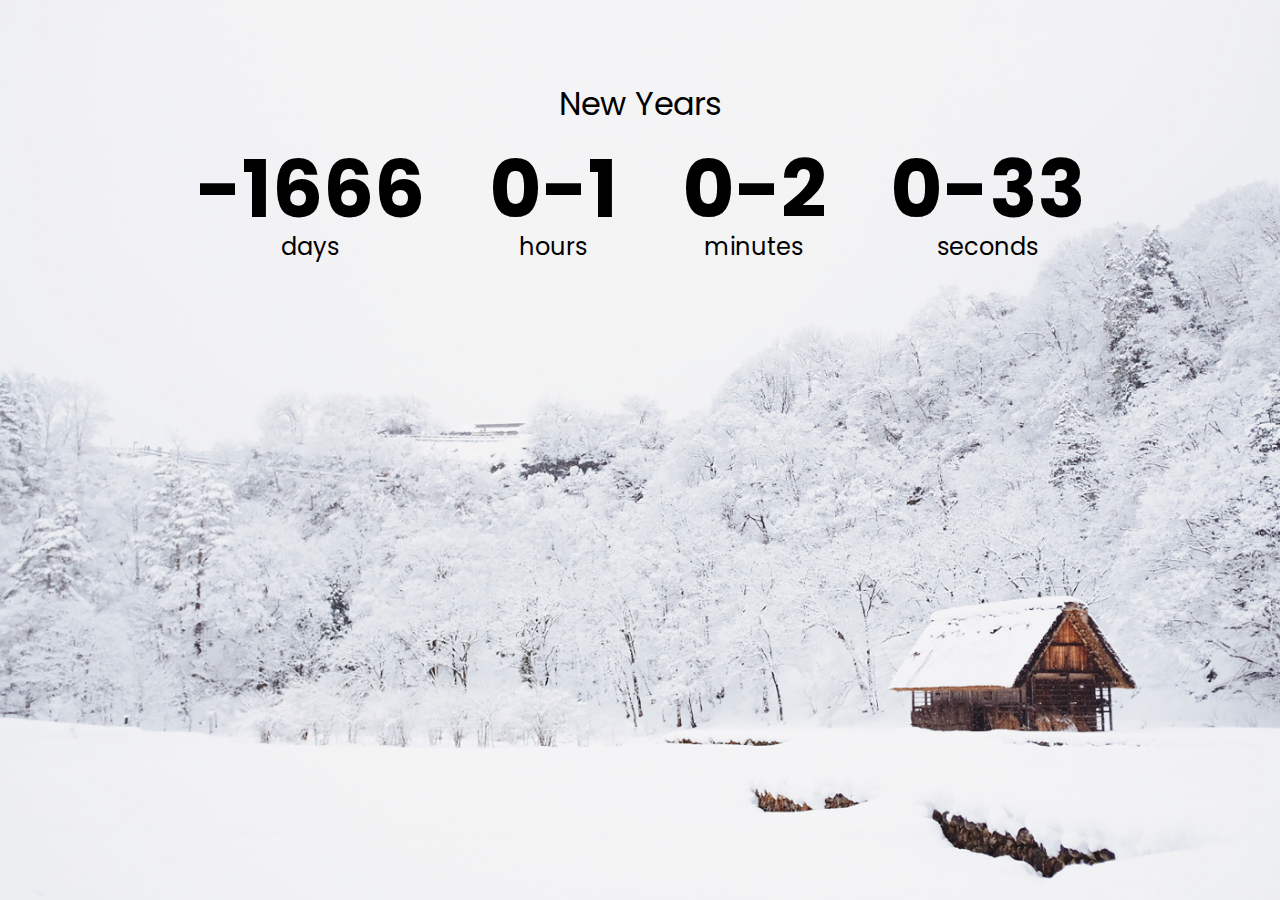
<file: counter-timer/index.html>
<!DOCTYPE html>
<html lang="en">

<head>
    <meta charset="UTF-8">
    <meta http-equiv="X-UA-Compatible" content="IE=edge">
    <meta name="viewport" content="width=device-width, initial-scale=1.0">
    <title>Document</title>
    <link rel="stylesheet" href="style.css">
    <script src="script.js" defer></script>
</head>

<body>
    <h1>New Years</h1>
    <div class="countdown-container">
        <div class="countdown-el days-c">
            <p class="big-text" id="days">0</p>
            <span>days</span>
        </div>
        <div class="countdown-el hours-c">
            <p class="big-text" id="hours">0</p>
            <span>hours</span>
        </div>
        <div class="countdown-el minutes-c">
            <p class="big-text" id="minutes">0</p>
            <span>minutes</span>
        </div>
        <div class="countdown-el seconds-c">
            <p class="big-text" id="seconds">0</p>
            <span>seconds</span>
        </div>
    </div>
</body>

</html>
</file>
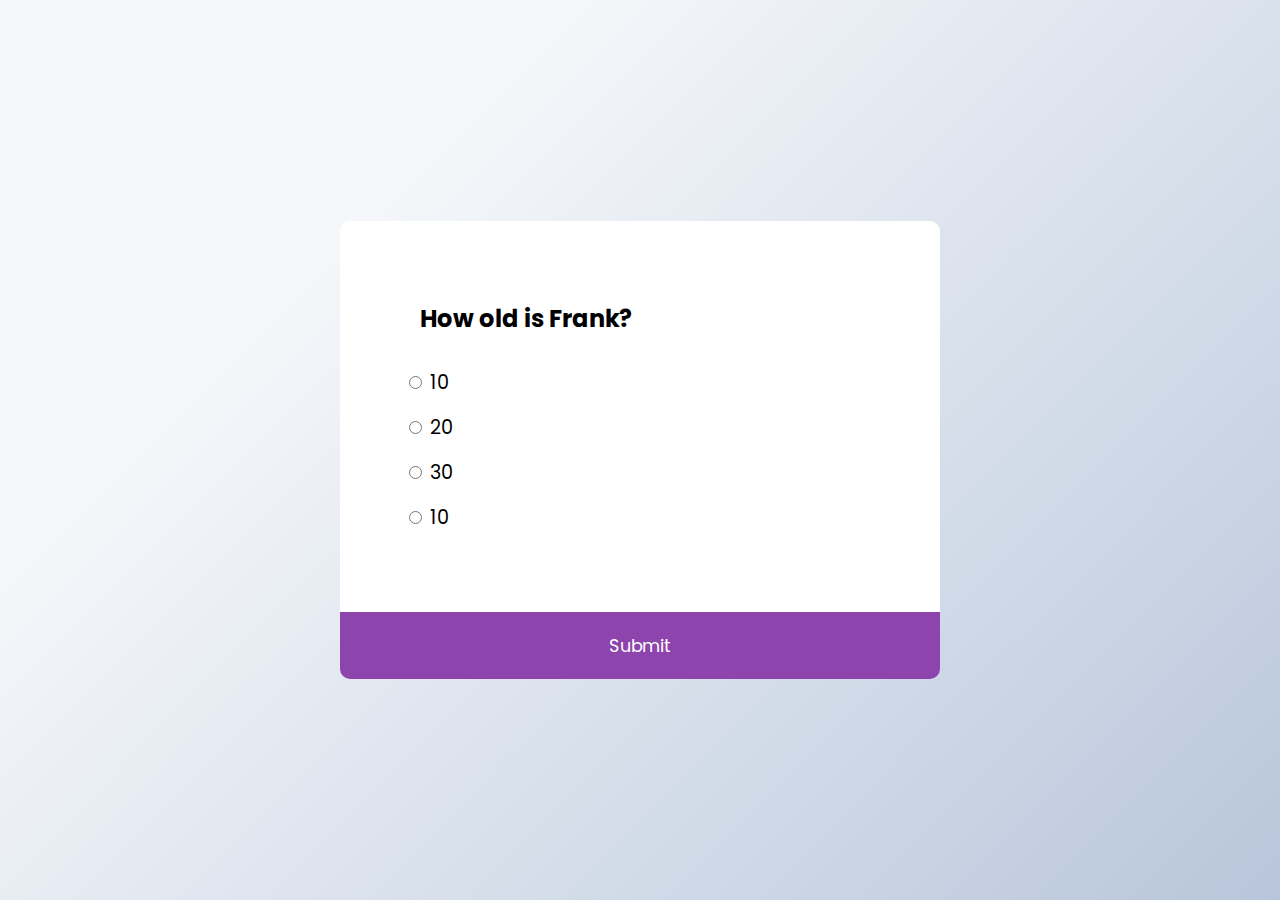
<file: quiz-app/index.html>
<!DOCTYPE html>
<html lang="en">

<head>
    <meta charset="UTF-8">
    <meta http-equiv="X-UA-Compatible" content="IE=edge">
    <meta name="viewport" content="width=device-width, initial-scale=1.0">
    <title>Quiz App</title>
    <link rel="stylesheet" href="style.css">
    <script src="script.js" defer></script>
</head>

<body>
    <div class="quiz-container" id="quiz">
        <div class="quiz-header">
            <h2 id="question">Question text</h2>
            <ul>
                <li>
                    <input type="radio" id="a" name="answer" class="answer">
                    <label id="a_text" for="a">Question</label>

                </li>
                <li>
                    <input type="radio" id="b" name="answer" class="answer">
                    <label id="b_text" for="b">Question</label>

                </li>
                <li>
                    <input type="radio" id="c" name="answer" class="answer">
                    <label id="c_text" for="c">Question</label>

                </li>
                <li>
                    <input type="radio" id="d" name="answer" class="answer">
                    <label id="d_text" for="d">Question</label>

                </li>
            </ul>
        </div>
        <button id="submit">Submit</button>
    </div>
</body>

</html>
</file>
<file: counter-timer/style.css>
@import url('https://fonts.googleapis.com/css2?family=Poppins:ital,wght@0,200;0,600;1,400&display=swap');


* {
    box-sizing: border-box;
}

body {
    font-family: Poppins,sans-serif;
    background-image: url(./image/background.jpg);
    background-size: cover;
    background-position: center center ;
    align-items: center;
    min-height: 100vh;
    display: flex;
    flex-direction: column;
    margin: 0;
}

h1 {
    font-weight: normal;
    margin-top: 5rem;
}

.countdown-container {
    display: flex;
}

.big-text {
    font-weight: bold;
    font-size: 5rem;
    line-height: 1;
    margin: 0 2rem;
}

.countdown-el {
    text-align: center;
}

.countdown-el span{
    text-align: center;
    font-size: 1.5rem;
}
</file>
<file: quiz-app/style.css>
@import url('https://fonts.googleapis.com/css2?family=Poppins:ital,wght@0,200;0,600;1,400&display=swap');


* {
    box-sizing: border-box;
}

body {
    background-color: #b8c6db;
    background-image: linear-gradient(315deg, #b8c6db 0%, #f5f7fa 74%);
    display: flex;
    align-items: center;
    justify-content: center;
    font-family: Poppins,sans-serif;
    margin: 0;
    min-height: 100vh;
}

.quiz-container {
    background-color: #fff;
    border-radius: 10px;
    box-shadow: 0 0 10 5 px rgb(100, 100, 100,0.1);
    width: 600px;
    max-width: 100%;
    overflow: hidden;
}

.quiz-header {
    padding: 2rem;
}

.quiz-header {
    padding: 4rem;
}

h2 {
    margin: 0;
}

ul {
    list-style-type: none;
    padding: 0;
}

ul li {
    margin: 1rem 0;
    font-size: 1.2rem;
}

ul li label {
    cursor: pointer;
}

h2 {
    padding: 1rem;
}

button {
    background-color: #8e44ad;
    color: white;
    display: block;
    border: none;
    font-family: inherit;
    font-size: 1.1rem;
    width: 100%;
    padding: 1.3rem;
    cursor: pointer;
}

button:hover {
    background-color: #732d91;
}

button:active {
    background-color: #5e3370;
    outline: none;
}
</file>
